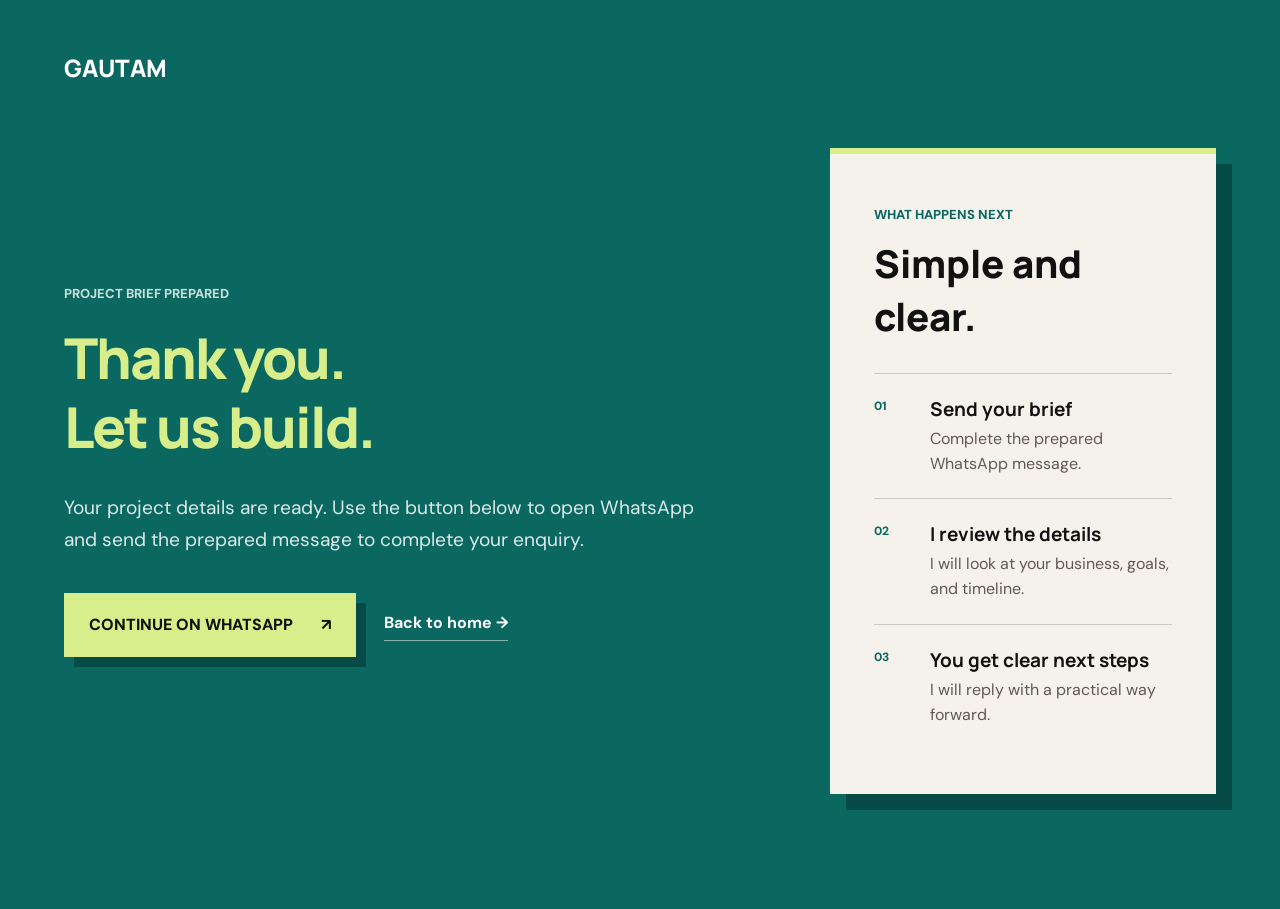
<file: thank-you.html>
<!DOCTYPE html>
<html lang="en">
<head>
  <meta charset="UTF-8">
  <meta name="viewport" content="width=device-width, initial-scale=1.0">

  <meta http-equiv="Cache-Control" content="no-cache, no-store, must-revalidate">
  <meta http-equiv="Pragma" content="no-cache">
  <meta http-equiv="Expires" content="0">

  <meta name="robots" content="noindex, nofollow">
  <meta name="theme-color" content="#0b6861">

  <title>Thank You | Gautam Hazarika</title>

  <link rel="preconnect" href="https://fonts.googleapis.com">
  <link rel="preconnect" href="https://fonts.gstatic.com" crossorigin>

  <link
    href="https://fonts.googleapis.com/css2?family=DM+Sans:wght@400;500;600;700&family=Manrope:wght@600;700;800&display=swap"
    rel="stylesheet"
  >

  <link rel="stylesheet" href="./css/style.css?v=20260621-7">

  <style>
    :root {
      --ink: #111111;
      --paper: #f5f2eb;
      --white: #ffffff;
      --lime: #d7ee8a;
      --teal: #0b6861;
      --teal-dark: #064b46;
      --muted: #5f5a53;
      --line: rgba(17, 17, 17, 0.18);
      --page-padding: clamp(22px, 5vw, 76px);
    }

    * {
      margin: 0;
      padding: 0;
      box-sizing: border-box;
    }

    body {
      min-width: 320px;
      min-height: 100svh;
      overflow-x: hidden;
      background: var(--teal);
      color: var(--white);
      font-family: "DM Sans", Arial, sans-serif;
    }

    a {
      color: inherit;
      text-decoration: none;
    }

    .thank-you-page {
      min-height: 100svh;
      padding: clamp(28px, 4vw, 58px) var(--page-padding);
      display: flex;
      flex-direction: column;
    }

    .thank-you-brand {
      width: max-content;
      font: 800 24px "Manrope", Arial, sans-serif;
      text-transform: uppercase;
    }

    .thank-you-grid {
      width: 100%;
      margin: auto 0;
      padding: clamp(40px, 5vw, 70px) 0;
      display: grid;
      grid-template-columns: minmax(0, 1fr) minmax(360px, 0.56fr);
      align-items: center;
      gap: clamp(40px, 6vw, 90px);
    }

    .thank-you-kicker {
      margin-bottom: 24px;
      color: rgba(255, 255, 255, 0.78);
      font-size: 13px;
      font-weight: 800;
      text-transform: uppercase;
    }

    .thank-you-copy h1 {
      max-width: 760px;
      color: var(--lime);
      font: 800 clamp(46px, 4.4vw, 68px)/1.1 "Manrope", Arial, sans-serif;
      letter-spacing: -0.035em;
    }

    .thank-you-copy h1 span {
      display: block;
    }

    .thank-you-copy h1 span + span {
      margin-top: 0.12em;
    }

    .thank-you-message {
      max-width: 650px;
      margin-top: 34px;
      color: rgba(255, 255, 255, 0.86);
      font-size: clamp(18px, 1.5vw, 22px);
      line-height: 1.7;
    }

    .thank-you-actions {
      margin-top: 36px;
      display: flex;
      align-items: center;
      flex-wrap: wrap;
      gap: 28px;
    }

    .thank-you-button {
      min-height: 64px;
      padding: 0 25px;
      display: inline-flex;
      align-items: center;
      gap: 28px;
      background: var(--lime);
      color: var(--ink);
      font-size: 16px;
      font-weight: 800;
      text-transform: uppercase;
      box-shadow: 10px 10px 0 var(--teal-dark);
    }

    .thank-you-back {
      padding-bottom: 4px;
      border-bottom: 1px solid rgba(255, 255, 255, 0.5);
      font-size: 16px;
      font-weight: 700;
    }

    .thank-you-next {
      padding: clamp(28px, 3.5vw, 44px);
      border-top: 6px solid var(--lime);
      background: var(--paper);
      color: var(--ink);
      box-shadow: 16px 16px 0 var(--teal-dark);
    }

    .thank-you-next > span {
      color: var(--teal);
      font-size: 13px;
      font-weight: 800;
      text-transform: uppercase;
    }

    .thank-you-next h2 {
      margin: 8px 0 30px;
      font: 800 clamp(28px, 3vw, 42px) "Manrope", Arial, sans-serif;
    }

    .thank-you-next article {
      padding: 22px 0;
      display: grid;
      grid-template-columns: 42px 1fr;
      gap: 14px;
      border-top: 1px solid var(--line);
    }

    .thank-you-next article > span {
      color: var(--teal);
      font-size: 12px;
      font-weight: 800;
    }

    .thank-you-next h3 {
      font: 700 19px "Manrope", Arial, sans-serif;
    }

    .thank-you-next article p {
      margin-top: 5px;
      color: var(--muted);
      font-size: 16px;
      line-height: 1.55;
    }

    @media (max-width: 900px) {
      .thank-you-grid {
        grid-template-columns: 1fr;
      }

      .thank-you-next {
        width: min(720px, 100%);
      }
    }

    @media (max-width: 600px) {
      .thank-you-page {
        padding-inline: 22px;
      }

      .thank-you-grid {
        padding: 52px 0;
        gap: 42px;
      }

      .thank-you-copy h1 {
        font-size: clamp(44px, 12vw, 58px);
        line-height: 1.12;
      }

      .thank-you-actions {
        align-items: flex-start;
        flex-direction: column;
      }

      .thank-you-next {
        padding: 30px 24px;
        box-shadow: 9px 9px 0 var(--teal-dark);
      }
    }
  </style>
</head>

<body class="thank-you-body">
  <main class="thank-you-page">
    <a class="thank-you-brand" href="index.html#home">Gautam</a>

    <div class="thank-you-grid">
      <section class="thank-you-copy reveal visible">
        <p class="thank-you-kicker">Project brief prepared</p>

        <h1>
          <span>Thank you.</span>
          <span>Let us build.</span>
        </h1>

        <p class="thank-you-message">
          Your project details are ready. Use the button below to open
          WhatsApp and send the prepared message to complete your
          enquiry.
        </p>

        <div class="thank-you-actions">
          <a
            class="hero-button thank-you-button magnetic"
            id="finishWhatsApp"
            href="https://wa.me/916003035529"
            target="_blank"
            rel="noopener"
          >
            Continue on WhatsApp
            <span>&nearr;</span>
          </a>

          <a class="thank-you-back" href="index.html#home">
            Back to home &rarr;
          </a>
        </div>
      </section>

      <aside class="thank-you-next reveal visible">
        <span>What happens next</span>
        <h2>Simple and clear.</h2>

        <article>
          <span>01</span>
          <div>
            <h3>Send your brief</h3>
            <p>Complete the prepared WhatsApp message.</p>
          </div>
        </article>

        <article>
          <span>02</span>
          <div>
            <h3>I review the details</h3>
            <p>I will look at your business, goals, and timeline.</p>
          </div>
        </article>

        <article>
          <span>03</span>
          <div>
            <h3>You get clear next steps</h3>
            <p>I will reply with a practical way forward.</p>
          </div>
        </article>
      </aside>
    </div>
  </main>

  <script src="./js/script.js?v=20260621-7"></script>
</body>
</html>
</file>
<file: css/style.css>
:root {
  --ink: #111111;
  --paper: #f5f2eb;
  --white: #ffffff;
  --orange: #f45b24;
  --teal: #0b6861;
  --teal-dark: #064b46;
  --lime: #d7ee8a;
  --muted: #5f5a53;
  --line: rgba(17, 17, 17, 0.18);
  --page-padding: clamp(22px, 5vw, 76px);
}

* {
  margin: 0;
  padding: 0;
  box-sizing: border-box;
}

html {
  scroll-behavior: smooth;
}

body {
  min-width: 320px;
  overflow-x: hidden;
  background: var(--paper);
  color: var(--ink);
  font-family: "DM Sans", sans-serif;
  font-size: 18px;
  line-height: 1.7;
}

body.menu-open {
  overflow: hidden;
}

a {
  color: inherit;
  text-decoration: none;
}

button,
input,
select,
textarea {
  font: inherit;
}

button {
  cursor: pointer;
}

img {
  display: block;
  max-width: 100%;
}

p {
  font-size: clamp(17px, 1.25vw, 19px);
  line-height: 1.75;
}

::selection {
  background: var(--lime);
  color: var(--ink);
}

:focus-visible {
  outline: 3px solid var(--lime);
  outline-offset: 4px;
}

.scroll-progress {
  position: fixed;
  inset: 0 auto auto 0;
  z-index: 300;
  width: 0;
  height: 4px;
  background: var(--lime);
}

.mobile-header,
.mobile-menu {
  display: none;
}

/* HERO */

.hero {
  position: relative;
  min-height: 100svh;
  display: grid;
  grid-template-columns: 50% 50%;
  overflow: hidden;
  background: var(--orange);
}

.hero-left {
  position: relative;
  z-index: 4;
  min-height: 100svh;
  padding: 38px 0 48px var(--page-padding);
  display: flex;
  flex-direction: column;
  justify-content: space-between;
  color: var(--white);
}

.hero-left::after {
  content: "";
  position: absolute;
  right: 3%;
  bottom: -15%;
  z-index: -1;
  width: min(38vw, 560px);
  aspect-ratio: 1;
  border: 68px solid rgba(215, 238, 138, 0.18);
  border-radius: 50%;
}

.hero-brand {
  width: max-content;
  font: 800 24px "Manrope", sans-serif;
  text-transform: uppercase;
}

.hero-copy {
  margin: auto 0;
  padding: 72px 0 48px;
}

.hero-kicker {
  margin-bottom: 26px;
  color: var(--lime);
  font-size: 13px;
  line-height: 1.4;
  font-weight: 800;
  text-transform: uppercase;
}

.hero-copy h1 {
  font-family: "Manrope", sans-serif;
  font-size: clamp(68px, 7.6vw, 128px);
  font-weight: 800;
  line-height: 0.82;
  letter-spacing: 0;
}

.hero-word {
  display: block;
  width: max-content;
  padding-bottom: 0.08em;
  overflow: hidden;
  animation: hero-word-in 900ms cubic-bezier(0.16, 1, 0.3, 1) both;
}

.hero-word:nth-child(2) {
  animation-delay: 120ms;
}

.hero-word-accent {
  color: var(--lime);
}

@keyframes hero-word-in {
  from {
    clip-path: inset(0 100% 0 0);
    transform: translateX(-30px);
  }

  to {
    clip-path: inset(0);
    transform: translateX(0);
  }
}

.hero-description {
  max-width: 480px;
  margin-top: 32px;
  color: rgba(255, 255, 255, 0.94);
  font-size: clamp(19px, 1.5vw, 23px);
  line-height: 1.58;
}

.hero-button {
  min-height: 66px;
  margin-top: 38px;
  padding: 0 27px;
  display: inline-flex;
  align-items: center;
  gap: 28px;
  background: var(--lime);
  color: var(--ink);
  font-size: 16px;
  font-weight: 800;
  text-transform: uppercase;
  box-shadow: 10px 10px 0 var(--teal);
  transition: box-shadow 300ms ease, transform 200ms ease;
}

.hero-button:hover {
  box-shadow: 5px 5px 0 var(--teal);
}

.hero-proof {
  display: flex;
  align-items: center;
  gap: 28px;
}

.hero-proof > p {
  color: rgba(255, 255, 255, 0.9);
  font-size: 16px;
  line-height: 1.55;
}

.hero-proof strong {
  color: var(--white);
}

.proof-avatars {
  display: flex;
  align-items: center;
}

.proof-avatars img,
.proof-avatars span {
  width: 50px;
  height: 50px;
  margin-right: -9px;
  border: 2px solid var(--orange);
  border-radius: 50%;
}

.proof-avatars img {
  object-fit: cover;
}

.proof-avatars span {
  display: grid;
  place-items: center;
  background: var(--teal);
  color: var(--white);
  font-size: 13px;
  font-weight: 800;
}

.hero-right {
  position: relative;
  z-index: 2;
  min-height: calc(100svh - 16px);
  margin: 8px 12px 8px 0;
  padding: 34px clamp(28px, 3.5vw, 56px);
  display: flex;
  flex-direction: column;
  overflow: hidden;
  border-radius: 8px;
  background: #f8f7f3;
  color: var(--ink);
  --move-x: 0px;
  --move-y: 0px;
}

.hero-right::before {
  content: "GH";
  position: absolute;
  right: -5%;
  bottom: -13%;
  color: rgba(11, 104, 97, 0.055);
  font: 800 clamp(250px, 31vw, 520px) "Manrope", sans-serif;
  transform: translate(var(--move-x), var(--move-y));
  transition: transform 200ms ease-out;
}

.desktop-nav {
  position: relative;
  z-index: 15;
  display: flex;
  align-items: center;
  justify-content: flex-end;
  gap: clamp(20px, 2.5vw, 42px);
}

.desktop-nav a {
  font-size: 13px;
  font-weight: 800;
  text-transform: uppercase;
}

.desktop-nav a:not(.nav-arrow) {
  position: relative;
  padding: 10px 0;
}

.desktop-nav a:not(.nav-arrow)::after {
  content: "";
  position: absolute;
  inset: auto 0 4px;
  height: 2px;
  background: var(--lime);
  transform: scaleX(0);
  transform-origin: right;
  transition: transform 300ms ease;
}

.desktop-nav a:hover::after {
  transform: scaleX(1);
  transform-origin: left;
}

.nav-arrow {
  width: 52px;
  aspect-ratio: 1;
  display: grid;
  place-items: center;
  border-radius: 50%;
  background: var(--lime);
  font-size: 22px !important;
  transition: transform 300ms ease, background 300ms ease;
}

.nav-arrow:hover {
  background: var(--orange);
  transform: rotate(8deg);
}

.availability {
  position: relative;
  z-index: 8;
  width: min(100%, 720px);
  margin: clamp(100px, 18vh, 185px) 0 0 clamp(36px, 7vw, 125px);
}

.availability > p {
  margin-bottom: 18px;
  color: var(--teal);
  font-size: 13px;
  line-height: 1.4;
  font-weight: 800;
  text-transform: uppercase;
}

.status-dot {
  display: inline-block;
  width: 8px;
  height: 8px;
  margin-right: 8px;
  border-radius: 50%;
  background: #36a76b;
  box-shadow: 0 0 0 6px rgba(54, 167, 107, 0.12);
  animation: status-pulse 2s ease-out infinite;
}

@keyframes status-pulse {
  50% {
    box-shadow: 0 0 0 12px rgba(54, 167, 107, 0);
  }
}

.availability h2 {
  font-family: "Manrope", sans-serif;
  font-size: clamp(42px, 4.2vw, 68px);
  font-weight: 800;
  line-height: 1.02;
  letter-spacing: -0.02em;
}

.availability h2 span {
  display: block;
  width: max-content;
  max-width: none;
  padding-bottom: 0.08em;
  overflow: visible;
  white-space: nowrap;
  animation: availability-in 900ms 350ms cubic-bezier(0.16, 1, 0.3, 1) both;
}

.availability h2 span:nth-child(2) {
  animation-delay: 470ms;
}

@keyframes availability-in {
  from {
    opacity: 0;
    transform: translateY(44px);
  }

  to {
    opacity: 1;
    transform: translateY(0);
  }
}

.hero-coordinate {
  position: absolute;
  right: 34px;
  top: 46%;
  display: flex;
  align-items: center;
  gap: 10px;
  color: var(--muted);
  font-size: 10px;
  font-weight: 700;
  writing-mode: vertical-rl;
}

.hero-coordinate i {
  width: 1px;
  height: 54px;
  background: var(--line);
}

.testimonial {
  position: relative;
  z-index: 10;
  width: min(390px, 100%);
  margin: auto 0 0 auto;
  padding: 29px;
  border-left: 5px solid var(--lime);
  background: #e9e8e3;
  box-shadow: 12px 12px 0 rgba(215, 238, 138, 0.85);
  animation: testimonial-in 900ms 650ms cubic-bezier(0.16, 1, 0.3, 1) both;
}

@keyframes testimonial-in {
  from {
    opacity: 0;
    transform: translateY(30px) rotate(2deg);
  }

  to {
    opacity: 1;
    transform: translateY(0) rotate(0);
  }
}

.quote-mark {
  display: block;
  height: 40px;
  color: var(--teal);
  font: 800 66px/0.8 Georgia, serif;
}

.testimonial > p {
  max-width: 330px;
  color: #242424;
  font-size: 17px;
  line-height: 1.68;
}

.testimonial footer {
  margin-top: 26px;
  display: flex;
  align-items: center;
  gap: 14px;
}

.testimonial-avatar {
  width: 48px;
  aspect-ratio: 1;
  display: grid;
  place-items: center;
  border-radius: 50%;
  background: var(--teal);
  color: var(--lime);
  font-size: 13px;
  font-weight: 800;
}

.testimonial footer p {
  font-size: 14px;
  line-height: 1.45;
}

.testimonial strong,
.testimonial small {
  display: block;
}

.testimonial strong {
  font-size: 13px;
  text-transform: uppercase;
}

.testimonial small {
  margin-top: 3px;
  color: var(--muted);
  font-size: 12px;
}

.portrait {
  position: absolute;
  left: 51%;
  bottom: 0;
  z-index: 12;
  width: min(43vw, 700px);
  height: 94%;
  transform: translateX(-50%);
  pointer-events: none;
}

.portrait img {
  position: relative;
  z-index: 3;
  width: 100%;
  height: 100%;
  object-fit: contain;
  object-position: bottom center;
  filter: contrast(1.04) saturate(0.95);
  animation: portrait-in 1100ms 100ms cubic-bezier(0.16, 1, 0.3, 1) both;
}

@keyframes portrait-in {
  from {
    clip-path: inset(100% 0 0);
    transform: translateY(35px);
  }

  to {
    clip-path: inset(0);
    transform: translateY(0);
  }
}

.portrait-fallback {
  position: absolute;
  inset: 12% 8% 0;
  z-index: 2;
  display: none;
  place-items: center;
  background: var(--teal);
  color: var(--lime);
  font: 800 clamp(80px, 10vw, 160px) "Manrope", sans-serif;
}

.portrait-ring {
  position: absolute;
  border: 1px solid rgba(215, 238, 138, 0.6);
  border-radius: 50%;
  animation: portrait-ring 8s ease-in-out infinite;
}

.portrait-ring-one {
  width: 75%;
  aspect-ratio: 1;
  left: 0;
  top: 18%;
}

.portrait-ring-two {
  width: 90%;
  aspect-ratio: 1;
  right: -10%;
  top: 10%;
  animation-delay: -3s;
}

@keyframes portrait-ring {
  50% {
    transform: translate(12px, -16px) scale(1.04);
  }
}

.hero-scroll {
  position: absolute;
  right: 22px;
  bottom: 26px;
  z-index: 20;
  display: flex;
  align-items: center;
  gap: 12px;
  color: var(--muted);
  font-size: 12px;
  font-weight: 800;
  text-transform: uppercase;
}

.hero-scroll span {
  position: relative;
  width: 44px;
  height: 1px;
  overflow: hidden;
  background: var(--line);
}

.hero-scroll span::after {
  content: "";
  position: absolute;
  inset: 0;
  background: var(--lime);
  animation: scroll-line 1800ms ease-in-out infinite;
}

@keyframes scroll-line {
  from {
    transform: translateX(-100%);
  }

  to {
    transform: translateX(100%);
  }
}

/* TICKER */

.ticker {
  padding: 19px 0;
  overflow: hidden;
  border-block: 1px solid var(--ink);
  background: var(--lime);
}

.ticker > div {
  width: max-content;
  display: flex;
  align-items: center;
  animation: ticker-move 26s linear infinite;
}

.ticker span {
  padding: 0 27px;
  font: 800 14px "Manrope", sans-serif;
  text-transform: uppercase;
}

.ticker i {
  width: 7px;
  height: 7px;
  border-radius: 50%;
  background: var(--teal);
}

@keyframes ticker-move {
  to {
    transform: translateX(-50%);
  }
}

/* SECTIONS */

.section {
  padding: clamp(64px, 6.5vw, 100px) var(--page-padding);
}

.section-heading > p {
  margin-bottom: clamp(24px, 3vw, 40px);
  font-size: 13px;
  line-height: 1.4;
  font-weight: 800;
  text-transform: uppercase;
}

.section-heading > p span {
  margin-right: 14px;
  color: var(--orange);
}

.section-heading h2,
.contact-copy h2 {
  font-family: "Manrope", sans-serif;
  font-size: clamp(38px, 4.3vw, 64px);
  font-weight: 800;
  line-height: 1.1;
  letter-spacing: -0.025em;
  text-align: left;
}

.section-heading h2 span,
.contact-copy h2 span {
  display: block;
  width: 100%;
  max-width: 100%;
  padding-bottom: 0.08em;
  white-space: normal;
  text-wrap: pretty;
}

.section-heading h2 span + span,
.contact-copy h2 span + span {
  margin-top: 0.12em;
}

/* ABOUT */

.about-layout {
  margin-top: clamp(40px, 5vw, 68px);
  display: grid;
  grid-template-columns: 0.9fr 1fr;
  gap: clamp(50px, 10vw, 150px);
}

.about-lead {
  font: 600 clamp(26px, 2.6vw, 40px)/1.38 "Manrope", sans-serif;
}

.about-copy {
  display: grid;
  gap: 28px;
  color: var(--muted);
}

.about-copy p {
  font-size: clamp(18px, 1.5vw, 21px);
  line-height: 1.78;
}

.section-subheading {
  margin-top: clamp(44px, 5vw, 68px);
  padding-top: 25px;
  border-top: 1px solid var(--line);
}

.section-subheading p {
  font: 800 clamp(28px, 3.2vw, 46px)/1.1 "Manrope", sans-serif;
}

.value-list {
  margin-top: clamp(44px, 5vw, 68px);
  display: grid;
  grid-template-columns: repeat(3, 1fr);
  border-top: 1px solid var(--line);
}

.section-subheading + .value-list {
  margin-top: clamp(30px, 4vw, 48px);
}

.value-list-four {
  grid-template-columns: repeat(4, 1fr);
}

.value-list article {
  padding: 32px 32px 0 0;
  border-right: 1px solid var(--line);
}

.value-list article + article {
  padding-left: 32px;
}

.value-list article:last-child {
  border-right: 0;
}

.value-list span {
  color: var(--teal);
  font-size: 12px;
  font-weight: 800;
}

.value-list h3 {
  margin: 28px 0 10px;
  font: 700 22px "Manrope", sans-serif;
}

.value-list p {
  color: var(--muted);
  font-size: 18px;
  line-height: 1.68;
}

.audience-list {
  margin-top: clamp(30px, 4vw, 48px);
  display: grid;
  grid-template-columns: repeat(2, 1fr);
  border-top: 1px solid var(--line);
}

.audience-list article {
  min-height: 94px;
  padding: 20px 26px 20px 0;
  display: grid;
  grid-template-columns: 52px 1fr;
  align-items: center;
  gap: 18px;
  border-right: 1px solid var(--line);
  border-bottom: 1px solid var(--line);
}

.audience-list article:nth-child(even) {
  padding-left: 26px;
  border-right: 0;
}

.audience-list span {
  color: var(--teal);
  font-size: 12px;
  font-weight: 800;
}

.audience-list h3 {
  font: 700 clamp(20px, 2vw, 29px)/1.25 "Manrope", sans-serif;
}

/* SERVICES */

.services,
.contact {
  background: var(--teal);
  color: var(--white);
}

.section-heading.light h2 {
  color: var(--lime);
}

.section-heading.light > p {
  color: rgba(255, 255, 255, 0.78);
}

.section-heading.light > p span {
  color: var(--lime);
}

.service-list,
.project-list {
  margin-top: clamp(38px, 4.5vw, 60px);
  border-top: 1px solid rgba(255, 255, 255, 0.28);
}

.service,
.project {
  position: relative;
  padding: clamp(22px, 2.5vw, 32px) 0;
  display: grid;
  grid-template-columns: 65px 1fr auto;
  align-items: center;
  gap: 22px;
  overflow: hidden;
  border-bottom: 1px solid rgba(255, 255, 255, 0.28);
}

.service::before {
  content: "";
  position: absolute;
  inset: 0;
  background: var(--lime);
  transform: translateX(-101%);
  transition: transform 500ms cubic-bezier(0.16, 1, 0.3, 1);
}

.service:hover::before {
  transform: translateX(0);
}

.service > * {
  position: relative;
  z-index: 1;
}

.service:hover {
  color: var(--ink);
}

.service > span,
.project > span {
  color: var(--lime);
  font-size: 12px;
  font-weight: 800;
}

.service:hover > span {
  color: var(--teal);
}

.service h3,
.project h3 {
  font: 700 clamp(27px, 3vw, 47px) "Manrope", sans-serif;
}

.service p {
  max-width: 680px;
  margin-top: 8px;
  color: rgba(255, 255, 255, 0.82);
  font-size: clamp(17px, 1.4vw, 19px);
  line-height: 1.7;
}

.service:hover p {
  color: var(--muted);
}

.service b,
.project b {
  font-size: 29px;
  font-weight: 400;
  transition: transform 300ms ease;
}

.service:hover b,
.project:hover b {
  transform: translate(6px, -6px);
}

/* PROJECTS */

.project-list {
  border-color: var(--line);
}

.project {
  border-color: var(--line);
}

.project > span {
  color: var(--teal);
}

.project p {
  margin-top: 6px;
  color: var(--muted);
  font-size: 17px;
  line-height: 1.6;
}

.project::after {
  content: "";
  position: absolute;
  inset: auto 0 -1px;
  height: 3px;
  background: var(--lime);
  transform: scaleX(0);
  transform-origin: right;
  transition: transform 400ms ease;
}

.project:hover::after {
  transform: scaleX(1);
  transform-origin: left;
}

/* CONTACT */

.contact {
  display: grid;
  grid-template-columns: minmax(360px, 0.9fr) minmax(520px, 1fr);
  gap: clamp(48px, 6vw, 92px);
  padding-block: clamp(64px, 5vw, 90px);
}

.contact-copy h2 {
  margin: 20px 0 32px;
  color: var(--lime);
  font-size: clamp(40px, 3.8vw, 58px);
  line-height: 1.1;
}

.contact-copy h2 span {
  width: 100%;
  white-space: normal;
}

.contact-kicker {
  color: rgba(255, 255, 255, 0.75);
  font-size: 13px;
  line-height: 1.4;
  font-weight: 800;
  text-transform: uppercase;
}

.contact-copy > p:not(.contact-kicker) {
  max-width: 500px;
  margin-bottom: 40px;
  color: rgba(255, 255, 255, 0.84);
  font-size: clamp(18px, 1.5vw, 21px);
  line-height: 1.75;
}

.contact-copy > a {
  width: max-content;
  margin-top: 14px;
  display: block;
  font-size: 17px;
  font-weight: 600;
}

.contact-form {
  padding: clamp(26px, 2.7vw, 38px);
  border-top: 6px solid var(--lime);
  background: var(--paper);
  color: var(--ink);
  box-shadow: 16px 16px 0 var(--teal-dark);
}

.contact-form header {
  margin-bottom: 32px;
  padding-bottom: 22px;
  display: flex;
  align-items: flex-end;
  justify-content: space-between;
  gap: 25px;
  border-bottom: 1px solid var(--line);
}

.contact-form header span {
  color: var(--teal);
  font-size: 13px;
  font-weight: 800;
  text-transform: uppercase;
}

.contact-form h3 {
  margin-top: 5px;
  font: 800 clamp(27px, 2.4vw, 38px) "Manrope", sans-serif;
}

.form-progress {
  width: 90px;
  height: 4px;
  background: rgba(17, 17, 17, 0.12);
}

.form-progress i {
  display: block;
  width: 0;
  height: 100%;
  background: var(--lime);
  transition: width 400ms ease;
}

.form-row {
  display: grid;
  grid-template-columns: 1fr 1fr;
  gap: 26px;
}

.contact-form label {
  position: relative;
  display: block;
  margin-bottom: 22px;
}

.contact-form label > span {
  display: block;
  margin-bottom: 10px;
  font-size: 13px;
  font-weight: 800;
  text-transform: uppercase;
}

.contact-form label::after {
  content: "";
  position: absolute;
  inset: auto 0 0;
  height: 2px;
  background: var(--lime);
  transform: scaleX(0);
  transform-origin: left;
  transition: transform 350ms ease;
}

.contact-form label:focus-within::after {
  transform: scaleX(1);
}

.contact-form input,
.contact-form select,
.contact-form textarea {
  width: 100%;
  padding: 14px 0;
  border: 0;
  border-bottom: 1px solid rgba(17, 17, 17, 0.32);
  border-radius: 0;
  outline: 0;
  background: transparent;
  color: var(--ink);
  font-size: 17px;
  line-height: 1.55;
}

.contact-form textarea {
  min-height: 110px;
  resize: vertical;
}

.contact-form input::placeholder,
.contact-form textarea::placeholder {
  color: #746f68;
  opacity: 1;
}

.contact-form button {
  width: 100%;
  min-height: 64px;
  padding: 0 24px;
  display: flex;
  align-items: center;
  justify-content: space-between;
  border: 0;
  background: var(--lime);
  color: var(--ink);
  font-size: 17px;
  font-weight: 800;
  transition: background 300ms ease, color 300ms ease;
}

.contact-form button:hover {
  background: var(--teal);
  color: var(--white);
}

.contact-form button:disabled {
  cursor: wait;
  opacity: 0.7;
}

.form-status {
  min-height: 25px;
  margin-top: 14px;
  color: var(--teal);
  font-size: 15px;
  line-height: 1.55;
}

/* FOOTER */

.site-footer {
  overflow: hidden;
  padding: 0 var(--page-padding) 28px;
  background: var(--ink);
  color: var(--white);
}

.footer-ticker {
  margin-inline: calc(var(--page-padding) * -1);
  padding: 18px 0;
  overflow: hidden;
  background: var(--lime);
  color: var(--ink);
}

.footer-ticker > div {
  width: max-content;
  display: flex;
  align-items: center;
  gap: 22px;
  font: 800 13px "Manrope", sans-serif;
  animation: footer-ticker 22s linear infinite;
}

.footer-ticker i {
  width: 28px;
  height: 2px;
  background: var(--teal);
}

@keyframes footer-ticker {
  to {
    transform: translateX(-50%);
  }
}

.footer-main {
  padding: clamp(70px, 9vw, 125px) 0;
  display: grid;
  grid-template-columns: 1fr minmax(280px, 0.45fr);
  align-items: end;
  gap: clamp(45px, 8vw, 120px);
  border-bottom: 1px solid rgba(255, 255, 255, 0.2);
}

.footer-heading > p {
  margin-bottom: 22px;
  color: rgba(255, 255, 255, 0.65);
  font-size: 14px;
  line-height: 1.4;
  font-weight: 800;
  text-transform: uppercase;
}

.footer-heading h2 {
  color: var(--lime);
  font: 800 clamp(42px, 6vw, 88px)/0.94 "Manrope", sans-serif;
}

.footer-heading h2 span {
  display: block;
  width: max-content;
  max-width: 100%;
  white-space: nowrap;
}

.footer-contact {
  padding-top: 24px;
  border-top: 1px solid rgba(255, 255, 255, 0.28);
}

.footer-contact > p {
  margin-bottom: 22px;
  color: rgba(255, 255, 255, 0.65);
  font-size: 15px;
  line-height: 1.5;
  text-transform: uppercase;
}

.footer-contact a {
  display: flex;
  align-items: center;
  justify-content: space-between;
  gap: 25px;
  color: var(--lime);
  font: 700 clamp(20px, 2vw, 28px) "Manrope", sans-serif;
}

.footer-contact b {
  width: 54px;
  aspect-ratio: 1;
  flex: 0 0 auto;
  display: grid;
  place-items: center;
  border-radius: 50%;
  background: var(--lime);
  color: var(--ink);
  font-weight: 400;
  transition: transform 300ms ease;
}

.footer-contact a:hover b {
  transform: translate(5px, -5px) rotate(8deg);
}

.footer-links {
  padding: 55px 0;
  display: grid;
  grid-template-columns: repeat(3, 1fr);
  gap: 40px;
}

.footer-links > div {
  display: flex;
  flex-direction: column;
  align-items: flex-start;
  gap: 11px;
}

.footer-links p {
  margin-bottom: 10px;
  color: var(--lime);
  font-size: 13px;
  line-height: 1.4;
  font-weight: 800;
  text-transform: uppercase;
}

.footer-links a,
.footer-links span {
  color: rgba(255, 255, 255, 0.74);
  font-size: 16px;
  line-height: 1.55;
}

.footer-links a:hover {
  color: var(--lime);
}

.footer-bottom {
  padding-top: 22px;
  display: flex;
  justify-content: space-between;
  border-top: 1px solid rgba(255, 255, 255, 0.2);
  color: rgba(255, 255, 255, 0.58);
  font-size: 13px;
  text-transform: uppercase;
}

.footer-bottom p {
  font-size: 13px;
  line-height: 1.5;
}

/* WHATSAPP */

.whatsapp-button {
  position: fixed;
  right: 24px;
  bottom: 24px;
  z-index: 220;
  width: 64px;
  height: 64px;
  padding: 0;
  border: 0;
  border-radius: 50%;
  background: #25d366;
  box-shadow: 0 14px 35px rgba(0, 0, 0, 0.24);
  transition: transform 250ms ease;
}

.whatsapp-button:hover {
  transform: translateY(-5px) rotate(-4deg);
}

.whatsapp-button img {
  position: relative;
  z-index: 2;
  width: 100%;
  height: 100%;
  object-fit: contain;
}

.whatsapp-ring {
  position: absolute;
  inset: 0;
  border: 2px solid #25d366;
  border-radius: 50%;
  animation: whatsapp-ring 2200ms ease-out infinite;
}

@keyframes whatsapp-ring {
  80%,
  100% {
    opacity: 0;
    transform: scale(1.55);
  }
}

.whatsapp-popover {
  position: fixed;
  right: 24px;
  bottom: 104px;
  z-index: 219;
  width: min(370px, calc(100vw - 44px));
  padding: 26px;
  border-top: 5px solid var(--lime);
  background: var(--white);
  color: var(--ink);
  box-shadow: 0 22px 60px rgba(0, 0, 0, 0.22);
  opacity: 0;
  visibility: hidden;
  transform: translateY(18px) scale(0.96);
  transform-origin: bottom right;
  transition:
    opacity 260ms ease,
    visibility 260ms ease,
    transform 400ms cubic-bezier(0.16, 1, 0.3, 1);
}

.whatsapp-popover.open {
  opacity: 1;
  visibility: visible;
  transform: translateY(0) scale(1);
}

.whatsapp-close {
  position: absolute;
  top: 9px;
  right: 12px;
  border: 0;
  background: transparent;
  color: var(--ink);
  font-size: 24px;
}

.whatsapp-head {
  padding-right: 20px;
  display: flex;
  align-items: center;
  gap: 13px;
}

.whatsapp-head img {
  width: 46px;
  height: 46px;
  object-fit: contain;
}

.whatsapp-head div {
  display: grid;
}

.whatsapp-head strong {
  font-size: 17px;
}

.whatsapp-head span {
  color: var(--muted);
  font-size: 13px;
}

.whatsapp-popover > p {
  margin: 22px 0;
  color: var(--muted);
  font-size: 17px;
  line-height: 1.68;
}

.whatsapp-popover > a {
  padding: 15px 16px;
  display: flex;
  justify-content: space-between;
  background: var(--lime);
  color: var(--ink);
  font-size: 16px;
  font-weight: 800;
}

/* REVEALS */

.reveal {
  opacity: 0;
  transform: translateY(40px) rotate(0.5deg);
  transition:
    opacity 700ms ease,
    transform 850ms cubic-bezier(0.16, 1, 0.3, 1);
}

.reveal.visible {
  opacity: 1;
  transform: translateY(0) rotate(0);
}

/* THANK YOU */

.thank-you-body {
  min-height: 100svh;
  background: var(--teal);
  color: var(--white);
}

.thank-you-page {
  min-height: 100svh;
  padding: clamp(28px, 4vw, 58px) var(--page-padding);
  display: flex;
  flex-direction: column;
}

.thank-you-brand {
  width: max-content;
  font: 800 24px "Manrope", sans-serif;
  text-transform: uppercase;
}

.thank-you-grid {
  width: 100%;
  margin: auto 0;
  padding: clamp(40px, 5vw, 70px) 0;
  display: grid;
  grid-template-columns: minmax(0, 1fr) minmax(360px, 0.56fr);
  align-items: center;
  gap: clamp(40px, 6vw, 90px);
}

.thank-you-kicker {
  margin-bottom: 24px;
  color: rgba(255, 255, 255, 0.78);
  font-size: 13px;
  line-height: 1.4;
  font-weight: 800;
  text-transform: uppercase;
}

.thank-you-copy h1 {
  max-width: 760px;
  color: var(--lime);
  font: 800 clamp(46px, 4.4vw, 68px)/1.1 "Manrope", sans-serif;
  letter-spacing: -0.035em;
  text-align: left;
  text-wrap: pretty;
}

.thank-you-copy h1 span {
  display: block;
}

.thank-you-copy h1 span + span {
  margin-top: 0.12em;
}

.thank-you-message {
  max-width: 650px;
  margin-top: 34px;
  color: rgba(255, 255, 255, 0.86);
  font-size: clamp(18px, 1.5vw, 22px);
}

.thank-you-actions {
  margin-top: 36px;
  display: flex;
  align-items: center;
  flex-wrap: wrap;
  gap: 28px;
}

.thank-you-button {
  margin-top: 0;
  box-shadow: 10px 10px 0 var(--teal-dark);
}

.thank-you-back {
  padding-bottom: 4px;
  border-bottom: 1px solid rgba(255, 255, 255, 0.5);
  font-size: 16px;
  font-weight: 700;
}

.thank-you-next {
  padding: clamp(28px, 3.5vw, 44px);
  border-top: 6px solid var(--lime);
  background: var(--paper);
  color: var(--ink);
  box-shadow: 16px 16px 0 var(--teal-dark);
}

.thank-you-next > span {
  color: var(--teal);
  font-size: 13px;
  font-weight: 800;
  text-transform: uppercase;
}

.thank-you-next h2 {
  margin: 8px 0 30px;
  font: 800 clamp(28px, 3vw, 42px) "Manrope", sans-serif;
}

.thank-you-next article {
  padding: 22px 0;
  display: grid;
  grid-template-columns: 42px 1fr;
  gap: 14px;
  border-top: 1px solid var(--line);
}

.thank-you-next article > span {
  color: var(--teal);
  font-size: 12px;
  font-weight: 800;
}

.thank-you-next h3 {
  font: 700 19px "Manrope", sans-serif;
}

.thank-you-next p {
  margin-top: 5px;
  color: var(--muted);
  font-size: 16px;
  line-height: 1.55;
}

/* TABLET */

@media (max-width: 1180px) {
  .hero {
    grid-template-columns: 1fr;
  }

  .hero-left {
    min-height: 770px;
    padding-right: var(--page-padding);
  }

  .hero-right {
    min-height: 680px;
    margin: 0;
    border-radius: 0;
  }

  .portrait {
    left: 70%;
    width: min(60vw, 680px);
    height: 73%;
  }

  .availability {
    width: min(100%, 720px);
    margin: 90px 0 0;
  }

  .testimonial {
    margin-top: 80px;
  }

  .hero-scroll {
    display: none;
  }

  .contact {
    grid-template-columns: 1fr;
  }

  .value-list-four {
    grid-template-columns: repeat(2, 1fr);
  }

  .value-list-four article {
    padding: 32px 32px 32px 0;
    border-right: 1px solid var(--line);
    border-bottom: 1px solid var(--line);
  }

  .value-list-four article + article {
    padding-left: 32px;
  }

  .value-list-four article:nth-child(even) {
    border-right: 0;
  }

  .value-list-four article:nth-child(3) {
    padding-left: 0;
  }

  .value-list-four article:nth-last-child(-n + 2) {
    border-bottom: 0;
  }

  .thank-you-grid {
    grid-template-columns: 1fr;
    gap: 60px;
  }

  .thank-you-next {
    width: min(720px, 100%);
  }
}

/* MOBILE */

@media (max-width: 760px) {
  body {
    font-size: 17px;
  }

  p {
    font-size: 17px;
    line-height: 1.7;
  }

  .mobile-header {
    position: absolute;
    inset: 0 0 auto;
    z-index: 100;
    height: 74px;
    padding: 0 22px;
    display: flex;
    align-items: center;
    justify-content: space-between;
    color: var(--white);
  }

  .mobile-brand {
    font: 800 20px "Manrope", sans-serif;
    text-transform: uppercase;
  }

  .menu-button {
    position: relative;
    z-index: 102;
    width: 44px;
    height: 44px;
    border: 1px solid rgba(255, 255, 255, 0.55);
    background: transparent;
  }

  .menu-button i {
    position: absolute;
    left: 11px;
    width: 20px;
    height: 1px;
    background: var(--white);
    transition: transform 300ms ease;
  }

  .menu-button i:first-child {
    transform: translateY(-4px);
  }

  .menu-button i:last-child {
    transform: translateY(4px);
  }

  .menu-button.active i:first-child {
    transform: rotate(45deg);
  }

  .menu-button.active i:last-child {
    transform: rotate(-45deg);
  }

  .mobile-menu {
    position: fixed;
    inset: 0;
    z-index: 90;
    padding: 110px 24px 40px;
    display: flex;
    flex-direction: column;
    justify-content: center;
    background: var(--teal-dark);
    opacity: 0;
    visibility: hidden;
    transform: translateY(-20px);
    transition:
      opacity 350ms ease,
      visibility 350ms ease,
      transform 350ms ease;
  }

  .mobile-menu.open {
    opacity: 1;
    visibility: visible;
    transform: translateY(0);
  }

  .mobile-menu a {
    color: var(--lime);
    font: 800 clamp(42px, 14vw, 70px) "Manrope", sans-serif;
  }

  .hero-left {
    min-height: 720px;
    padding: 110px 22px 38px;
  }

  .hero-brand {
    display: none;
  }

  .hero-copy {
    padding: 25px 0 250px;
  }

  .hero-copy h1 {
    font-size: clamp(60px, 18vw, 90px);
    line-height: 0.86;
  }

  .hero-word {
    width: 100%;
  }

  .hero-description {
    max-width: 350px;
    font-size: 18px;
    line-height: 1.65;
  }

  .hero-proof {
    display: none;
  }

  .portrait {
    left: 64%;
    width: 102vw;
    height: 58%;
  }

  .hero-right {
    min-height: 650px;
    padding: 30px 22px;
  }

  .desktop-nav {
    display: none;
  }

  .availability {
    width: 100%;
    margin: 40px 0 0;
  }

  .availability > p {
    font-size: 12px;
  }

  .availability h2 {
    font-size: clamp(32px, 8.8vw, 46px);
    line-height: 1.04;
  }

  .availability h2 span {
    white-space: nowrap;
  }

  .testimonial {
    width: 100%;
    margin-top: auto;
  }

  .testimonial > p {
    font-size: 17px;
  }

  .hero-coordinate {
    display: none;
  }

  .section {
    padding-block: 64px;
  }

  .section-heading h2,
  .contact-copy h2 {
    font-size: clamp(34px, 9vw, 46px);
    line-height: 1.12;
  }

  .section-heading h2 span,
  .contact-copy h2 span,
  .footer-heading h2 span {
    width: 100%;
    white-space: normal;
  }

  .about-layout,
  .value-list,
  .audience-list,
  .form-row,
  .footer-links {
    grid-template-columns: 1fr;
  }

  .about-layout {
    gap: 35px;
  }

  .about-lead {
    font-size: 26px;
  }

  .about-copy p,
  .value-list p,
  .service p,
  .project p,
  .contact-copy > p:not(.contact-kicker) {
    font-size: 17px;
  }

  .value-list article,
  .value-list article + article {
    padding: 28px 0;
    border-right: 0;
    border-bottom: 1px solid var(--line);
  }

  .value-list-four article,
  .value-list-four article + article,
  .value-list-four article:nth-child(3),
  .value-list-four article:nth-last-child(-n + 2) {
    padding: 28px 0;
    border-right: 0;
    border-bottom: 1px solid var(--line);
  }

  .audience-list article,
  .audience-list article:nth-child(even) {
    min-height: 92px;
    padding: 22px 0;
    border-right: 0;
  }

  .service,
  .project {
    grid-template-columns: 38px 1fr auto;
    gap: 10px;
  }

  .contact-form {
    box-shadow: 9px 9px 0 var(--teal-dark);
  }

  .contact-form header {
    align-items: flex-start;
    flex-direction: column;
  }

  .form-progress {
    width: 100%;
  }

  .contact-form input,
  .contact-form select,
  .contact-form textarea {
    font-size: 17px;
  }

  .footer-main {
    grid-template-columns: 1fr;
  }

  .footer-heading h2 {
    font-size: 42px;
  }

  .footer-links a,
  .footer-links span {
    font-size: 17px;
  }

  .footer-bottom {
    align-items: flex-start;
    flex-direction: column;
    gap: 12px;
  }

  .whatsapp-button {
    right: 18px;
    bottom: 18px;
    width: 58px;
    height: 58px;
  }

  .whatsapp-popover {
    right: 18px;
    bottom: 90px;
  }

  .thank-you-page {
    padding-inline: 22px;
  }

  .thank-you-brand {
    font-size: 20px;
  }

  .thank-you-grid {
    padding: 52px 0;
    gap: 42px;
  }

  .thank-you-copy h1 {
    font-size: clamp(44px, 12vw, 58px);
    line-height: 1.12;
  }

  .thank-you-actions {
    align-items: flex-start;
    flex-direction: column;
  }

  .thank-you-next {
    padding: 30px 24px;
    box-shadow: 9px 9px 0 var(--teal-dark);
  }
}

@media (max-width: 420px) {
  .hero-copy h1 {
    font-size: 58px;
  }

  .availability h2 {
    font-size: 32px;
  }

  .section-heading h2,
  .contact-copy h2 {
    font-size: 38px;
  }
}

@media (prefers-reduced-motion: reduce) {
  html {
    scroll-behavior: auto;
  }

  *,
  *::before,
  *::after {
    animation-duration: 0.01ms !important;
    animation-iteration-count: 1 !important;
    transition-duration: 0.01ms !important;
  }

  .reveal {
    opacity: 1;
    transform: none;
  }
}
</file>
